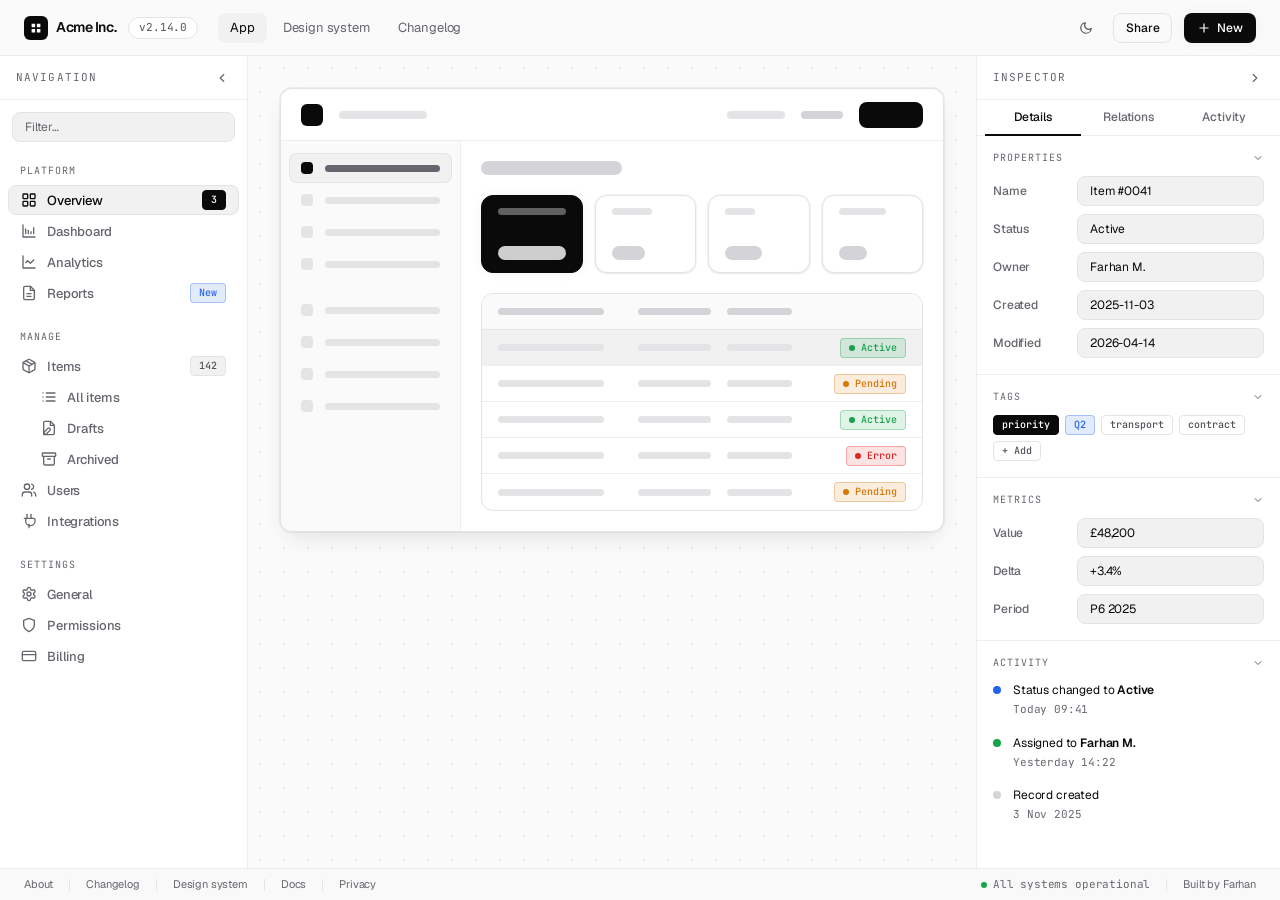
<file: index.html>
<!doctype html>
<html lang="en" data-theme="dark">
  <head>
    <meta charset="UTF-8" />
    <meta name="viewport" content="width=device-width, initial-scale=1.0" />
    <title>App Blueprint — farhan.app</title>
    <link
      rel="icon"
      type="image/svg+xml"
      href="data:image/svg+xml,%3Csvg xmlns='http://www.w3.org/2000/svg' viewBox='0 0 16 16'%3E%3Crect width='16' height='16' rx='4' fill='%23f5f5f5'/%3E%3Cpath d='M4 4h3v3H4zM9 4h3v3H9zM4 9h3v3H4zM9 9h3v3H9z' fill='%23151515'/%3E%3C/svg%3E"
    />
    <meta name="author" content="farhan.app" />
    <meta
      name="description"
      content="Pixel-perfect open-source SaaS dashboard wireframe with sidebar, data tables, inspector panel, and command palette. Built by Farhan — farhan.app"
    />
    <meta property="og:type" content="website" />
    <meta property="og:site_name" content="App Blueprint" />
    <meta property="og:title" content="App Blueprint — farhan.app" />
    <meta
      property="og:description"
      content="Open-source SaaS dashboard wireframe — sidebar, data tables, inspector panel, command palette, responsive mobile shell."
    />
    <meta property="og:url" content="https://farhan.app" />
    <meta name="twitter:card" content="summary" />
    <meta name="twitter:title" content="App Blueprint — farhan.app" />
    <meta
      name="twitter:description"
      content="Pixel-perfect open-source SaaS dashboard wireframe. Built by Farhan — farhan.app"
    />
    <meta name="color-scheme" content="dark light" />
    <meta name="theme-color" content="#151515" media="(prefers-color-scheme: dark)" />
    <meta name="theme-color" content="#FAFAFA" media="(prefers-color-scheme: light)" />
    <link rel="preload" href="assets/fonts/geist-var.woff2" as="font" type="font/woff2" crossorigin />
    <link rel="preload" href="assets/fonts/jetbrains-mono-var.woff2" as="font" type="font/woff2" crossorigin />
    <script src="assets/js/theme-init.js"></script>
    <link rel="stylesheet" href="assets/css/main.css" />
    <link rel="stylesheet" href="assets/css/pages/canvas.css" />
  </head>
  <body>
    <!-- TOPBAR -->
    <header class="topbar">
      <a href="index.html" class="topbar-logo">
        <div class="logo-mark">
          <svg
            viewBox="0 0 16 16"
            fill="none"
            stroke="currentColor"
            stroke-width="2"
            stroke-linecap="round"
            stroke-linejoin="round"
          >
            <path
              d="M3 3h4v4H3zM9 3h4v4H9zM3 9h4v4H3zM9 9h4v4H9z"
              fill="currentColor"
              stroke="none"
            />
          </svg>
        </div>
        <span>Acme Inc.</span>
      </a>
      <a href="changelog.html" class="version-pill" title="View changelog">v2.14.0</a>
      <nav class="topbar-nav" aria-label="Primary">
        <a href="index.html" class="topbar-link" aria-current="page">App</a>
        <a href="design-system.html" class="topbar-link">Design system</a>
        <a href="changelog.html" class="topbar-link">Changelog</a>
      </nav>

      <div class="topbar-spacer"></div>

      <button
        class="btn btn-ghost btn-icon btn-sm theme-toggle"
        id="themeToggle"
        aria-label="Toggle theme"
        title="Toggle theme"
      >
        <svg class="icon icon-sm theme-icon-light" viewBox="0 0 24 24">
          <circle cx="12" cy="12" r="4" />
          <path
            d="M12 2v2M12 20v2M4.93 4.93l1.41 1.41M17.66 17.66l1.41 1.41M2 12h2M20 12h2M6.34 17.66l-1.41 1.41M19.07 4.93l-1.41 1.41"
          />
        </svg>
        <svg class="icon icon-sm theme-icon-dark" viewBox="0 0 24 24">
          <path d="M21 12.79A9 9 0 1 1 11.21 3 7 7 0 0 0 21 12.79Z" />
        </svg>
      </button>
      <button class="btn btn-outline btn-sm hide-mobile">Share</button>
      <button class="btn btn-primary btn-sm">
        <svg class="icon icon-sm" viewBox="0 0 24 24"><path d="M12 5v14M5 12h14" /></svg>
        New
      </button>
    </header>

    <!-- WORKSPACE -->
    <div class="workspace" id="workspace">
      <div class="overlay" id="overlay"></div>

      <!-- LEFT PANEL -->
      <aside class="panel-left" id="panelLeft">
        <div class="panel-hd" id="leftPanelHd" title="Toggle navigation">
          <span class="panel-hd-title">Navigation</span>
          <div class="panel-hd-chevron">
            <svg class="icon icon-sm" viewBox="0 0 24 24"><path d="m15 18-6-6 6-6" /></svg>
          </div>
        </div>

        <div class="panel-search-wrap">
          <input class="panel-search" placeholder="Filter…" />
        </div>

        <div class="panel-body">
          <div class="nav-section">
            <div class="nav-label">Platform</div>
            <div class="nav-item active">
              <svg class="icon" viewBox="0 0 24 24">
                <rect x="3" y="3" width="7" height="7" rx="1" />
                <rect x="14" y="3" width="7" height="7" rx="1" />
                <rect x="3" y="14" width="7" height="7" rx="1" />
                <rect x="14" y="14" width="7" height="7" rx="1" />
              </svg>
              <span class="nav-item-text">Overview</span>
              <span class="chip nav-badge">3</span>
            </div>
            <div class="nav-item">
              <svg class="icon" viewBox="0 0 24 24">
                <path d="M3 3v18h18" />
                <path d="M7 16V9" />
                <path d="M11 16v-5" />
                <path d="M15 16v-3" />
                <path d="M19 16V7" />
              </svg>
              <span class="nav-item-text">Dashboard</span>
            </div>
            <div class="nav-item">
              <svg class="icon" viewBox="0 0 24 24">
                <path d="M3 3v18h18" />
                <path d="m19 9-5 5-4-4-3 3" />
              </svg>
              <span class="nav-item-text">Analytics</span>
            </div>
            <div class="nav-item">
              <svg class="icon" viewBox="0 0 24 24">
                <path d="M14 2H6a2 2 0 0 0-2 2v16a2 2 0 0 0 2 2h12a2 2 0 0 0 2-2V8z" />
                <polyline points="14 2 14 8 20 8" />
                <line x1="9" y1="13" x2="15" y2="13" />
                <line x1="9" y1="17" x2="15" y2="17" />
              </svg>
              <span class="nav-item-text">Reports</span>
              <span class="chip chip-brand nav-badge">New</span>
            </div>
          </div>

          <div class="nav-section">
            <div class="nav-label">Manage</div>
            <div class="nav-item">
              <svg class="icon" viewBox="0 0 24 24">
                <path d="m7.5 4.27 9 5.15" />
                <path
                  d="M21 8a2 2 0 0 0-1-1.73l-7-4a2 2 0 0 0-2 0l-7 4A2 2 0 0 0 3 8v8a2 2 0 0 0 1 1.73l7 4a2 2 0 0 0 2 0l7-4A2 2 0 0 0 21 16Z"
                />
                <path d="m3.3 7 8.7 5 8.7-5" />
                <path d="M12 22V12" />
              </svg>
              <span class="nav-item-text">Items</span>
              <span class="chip nav-badge">142</span>
            </div>
            <div class="nav-item nav-indent">
              <svg class="icon" viewBox="0 0 24 24">
                <line x1="8" y1="6" x2="21" y2="6" />
                <line x1="8" y1="12" x2="21" y2="12" />
                <line x1="8" y1="18" x2="21" y2="18" />
                <line x1="3" y1="6" x2="3.01" y2="6" />
                <line x1="3" y1="12" x2="3.01" y2="12" />
                <line x1="3" y1="18" x2="3.01" y2="18" />
              </svg>
              <span class="nav-item-text">All items</span>
            </div>
            <div class="nav-item nav-indent">
              <svg class="icon" viewBox="0 0 24 24">
                <path d="M14 2H6a2 2 0 0 0-2 2v16a2 2 0 0 0 2 2h12a2 2 0 0 0 2-2V8z" />
                <polyline points="14 2 14 8 20 8" />
                <path d="M10.4 12.6a2 2 0 1 1 3 3L8 21l-4 1 1-4Z" />
              </svg>
              <span class="nav-item-text">Drafts</span>
            </div>
            <div class="nav-item nav-indent">
              <svg class="icon" viewBox="0 0 24 24">
                <rect x="2" y="3" width="20" height="5" rx="1" />
                <path d="M4 8v11a2 2 0 0 0 2 2h12a2 2 0 0 0 2-2V8" />
                <path d="M10 12h4" />
              </svg>
              <span class="nav-item-text">Archived</span>
            </div>
            <div class="nav-item">
              <svg class="icon" viewBox="0 0 24 24">
                <path d="M16 21v-2a4 4 0 0 0-4-4H6a4 4 0 0 0-4 4v2" />
                <circle cx="9" cy="7" r="4" />
                <path d="M22 21v-2a4 4 0 0 0-3-3.87" />
                <path d="M16 3.13a4 4 0 0 1 0 7.75" />
              </svg>
              <span class="nav-item-text">Users</span>
            </div>
            <div class="nav-item">
              <svg class="icon" viewBox="0 0 24 24">
                <path d="M9 2v6" />
                <path d="M15 2v6" />
                <path d="M12 17v5" />
                <path d="M5 8h14a2 2 0 0 1 2 2v2a7 7 0 0 1-14 0v-2a2 2 0 0 1 2-2Z" />
              </svg>
              <span class="nav-item-text">Integrations</span>
            </div>
          </div>

          <div class="nav-section">
            <div class="nav-label">Settings</div>
            <div class="nav-item">
              <svg class="icon" viewBox="0 0 24 24">
                <path
                  d="M12.22 2h-.44a2 2 0 0 0-2 2v.18a2 2 0 0 1-1 1.73l-.43.25a2 2 0 0 1-2 0l-.15-.08a2 2 0 0 0-2.73.73l-.22.38a2 2 0 0 0 .73 2.73l.15.1a2 2 0 0 1 1 1.72v.51a2 2 0 0 1-1 1.74l-.15.09a2 2 0 0 0-.73 2.73l.22.38a2 2 0 0 0 2.73.73l.15-.08a2 2 0 0 1 2 0l.43.25a2 2 0 0 1 1 1.73V20a2 2 0 0 0 2 2h.44a2 2 0 0 0 2-2v-.18a2 2 0 0 1 1-1.73l.43-.25a2 2 0 0 1 2 0l.15.08a2 2 0 0 0 2.73-.73l.22-.39a2 2 0 0 0-.73-2.73l-.15-.08a2 2 0 0 1-1-1.74v-.5a2 2 0 0 1 1-1.74l.15-.09a2 2 0 0 0 .73-2.73l-.22-.38a2 2 0 0 0-2.73-.73l-.15.08a2 2 0 0 1-2 0l-.43-.25a2 2 0 0 1-1-1.73V4a2 2 0 0 0-2-2Z"
                />
                <circle cx="12" cy="12" r="3" />
              </svg>
              <span class="nav-item-text">General</span>
            </div>
            <div class="nav-item">
              <svg class="icon" viewBox="0 0 24 24">
                <path d="M12 22s8-4 8-10V5l-8-3-8 3v7c0 6 8 10 8 10z" />
              </svg>
              <span class="nav-item-text">Permissions</span>
            </div>
            <div class="nav-item">
              <svg class="icon" viewBox="0 0 24 24">
                <rect x="2" y="5" width="20" height="14" rx="2" />
                <line x1="2" y1="10" x2="22" y2="10" />
              </svg>
              <span class="nav-item-text">Billing</span>
            </div>
          </div>
        </div>
      </aside>

      <!-- MAIN -->
      <main class="main">
        <div class="canvas-area">
          <div class="canvas">
            <div class="c-topbar">
              <div class="c-logo"></div>
              <div class="c-sk u-w-88"></div>
              <div class="topbar-spacer"></div>
              <div class="c-sk u-w-58"></div>
              <div class="c-sk-dk u-w-42"></div>
              <div class="c-sk-btn"></div>
            </div>
            <div class="c-body">
              <div class="c-sidenav">
                <div class="c-nav-row sel">
                  <div class="c-dot"></div>
                  <div class="c-lbl"></div>
                </div>
                <div class="c-nav-row">
                  <div class="c-dot"></div>
                  <div class="c-lbl" style="width: 60%"></div>
                </div>
                <div class="c-nav-row">
                  <div class="c-dot"></div>
                  <div class="c-lbl" style="width: 75%"></div>
                </div>
                <div class="c-nav-row">
                  <div class="c-dot"></div>
                  <div class="c-lbl" style="width: 50%"></div>
                </div>
                <div class="c-gap"></div>
                <div class="c-nav-row">
                  <div class="c-dot"></div>
                  <div class="c-lbl" style="width: 65%"></div>
                </div>
                <div class="c-nav-row">
                  <div class="c-dot"></div>
                  <div class="c-lbl" style="width: 45%"></div>
                </div>
                <div class="c-nav-row">
                  <div class="c-dot"></div>
                  <div class="c-lbl" style="width: 78%"></div>
                </div>
                <div class="c-nav-row">
                  <div class="c-dot"></div>
                  <div class="c-lbl" style="width: 55%"></div>
                </div>
              </div>
              <div class="c-content">
                <div class="c-title-ph"></div>
                <div class="c-cards">
                  <div class="c-card hl">
                    <div class="ck-top"></div>
                    <div class="ck-bot"></div>
                  </div>
                  <div class="c-card">
                    <div class="ck-top" style="width: 60%"></div>
                    <div class="ck-bot" style="width: 50%"></div>
                  </div>
                  <div class="c-card">
                    <div class="ck-top" style="width: 45%"></div>
                    <div class="ck-bot" style="width: 55%"></div>
                  </div>
                  <div class="c-card">
                    <div class="ck-top" style="width: 70%"></div>
                    <div class="ck-bot" style="width: 42%"></div>
                  </div>
                </div>
                <div class="c-table">
                  <div class="c-thead">
                    <div class="c-th-ph" style="width: 26%"></div>
                    <div class="c-th-ph" style="width: 18%; margin-left: auto"></div>
                    <div class="c-th-ph" style="width: 16%; margin-left: var(--space-4)"></div>
                    <div style="width: 80px; margin-left: auto"></div>
                  </div>
                  <div class="c-trow sel">
                    <div class="c-td-ph" style="width: 26%"></div>
                    <div class="c-td-ph" style="width: 18%; margin-left: auto"></div>
                    <div class="c-td-ph" style="width: 16%; margin-left: var(--space-4)"></div>
                    <div class="c-pill-col">
                      <span class="chip chip-green"><span class="chip-dot"></span>Active</span>
                    </div>
                  </div>
                  <div class="c-trow">
                    <div class="c-td-ph" style="width: 26%"></div>
                    <div class="c-td-ph" style="width: 18%; margin-left: auto"></div>
                    <div class="c-td-ph" style="width: 16%; margin-left: var(--space-4)"></div>
                    <div class="c-pill-col">
                      <span class="chip chip-amber"><span class="chip-dot"></span>Pending</span>
                    </div>
                  </div>
                  <div class="c-trow">
                    <div class="c-td-ph" style="width: 26%"></div>
                    <div class="c-td-ph" style="width: 18%; margin-left: auto"></div>
                    <div class="c-td-ph" style="width: 16%; margin-left: var(--space-4)"></div>
                    <div class="c-pill-col">
                      <span class="chip chip-green"><span class="chip-dot"></span>Active</span>
                    </div>
                  </div>
                  <div class="c-trow">
                    <div class="c-td-ph" style="width: 26%"></div>
                    <div class="c-td-ph" style="width: 18%; margin-left: auto"></div>
                    <div class="c-td-ph" style="width: 16%; margin-left: var(--space-4)"></div>
                    <div class="c-pill-col">
                      <span class="chip chip-red"><span class="chip-dot"></span>Error</span>
                    </div>
                  </div>
                  <div class="c-trow">
                    <div class="c-td-ph" style="width: 26%"></div>
                    <div class="c-td-ph" style="width: 18%; margin-left: auto"></div>
                    <div class="c-td-ph" style="width: 16%; margin-left: var(--space-4)"></div>
                    <div class="c-pill-col">
                      <span class="chip chip-amber"><span class="chip-dot"></span>Pending</span>
                    </div>
                  </div>
                </div>
              </div>
            </div>
          </div>
        </div>
      </main>

      <!-- RIGHT PANEL -->
      <aside class="panel-right" id="panelRight">
        <div class="panel-hd" id="rightPanelHd" title="Toggle inspector">
          <span class="panel-hd-title">Inspector</span>
          <div class="panel-hd-chevron">
            <svg class="icon icon-sm" viewBox="0 0 24 24"><path d="m9 18 6-6-6-6" /></svg>
          </div>
        </div>

        <div class="right-tabs">
          <div class="right-tab active">Details</div>
          <div class="right-tab">Relations</div>
          <div class="right-tab">Activity</div>
        </div>

        <div class="right-body">
          <div class="right-section">
            <div class="right-section-title">
              Properties
              <svg class="icon icon-xs chev" viewBox="0 0 24 24"><path d="m6 9 6 6 6-6" /></svg>
            </div>
            <div class="field-row">
              <span class="field-label">Name</span>
              <div class="field-val"><input value="Item #0041" /></div>
            </div>
            <div class="field-row">
              <span class="field-label">Status</span>
              <div class="field-val"><input value="Active" /></div>
            </div>
            <div class="field-row">
              <span class="field-label">Owner</span>
              <div class="field-val"><input value="Farhan M." /></div>
            </div>
            <div class="field-row">
              <span class="field-label">Created</span>
              <div class="field-val"><input value="2025-11-03" /></div>
            </div>
            <div class="field-row">
              <span class="field-label">Modified</span>
              <div class="field-val"><input value="2026-04-14" /></div>
            </div>
          </div>
          <div class="right-section">
            <div class="right-section-title">
              Tags
              <svg class="icon icon-xs chev" viewBox="0 0 24 24"><path d="m6 9 6 6 6-6" /></svg>
            </div>
            <div class="tag-row">
              <span class="chip chip-accent">priority</span>
              <span class="chip chip-brand">Q2</span>
              <span class="chip chip-outline">transport</span>
              <span class="chip chip-outline">contract</span>
              <span class="chip chip-outline">+ Add</span>
            </div>
          </div>
          <div class="right-section">
            <div class="right-section-title">
              Metrics
              <svg class="icon icon-xs chev" viewBox="0 0 24 24"><path d="m6 9 6 6 6-6" /></svg>
            </div>
            <div class="field-row">
              <span class="field-label">Value</span>
              <div class="field-val"><input value="£48,200" /></div>
            </div>
            <div class="field-row">
              <span class="field-label">Delta</span>
              <div class="field-val"><input value="+3.4%" /></div>
            </div>
            <div class="field-row">
              <span class="field-label">Period</span>
              <div class="field-val"><input value="P6 2025" /></div>
            </div>
          </div>
          <div class="right-section">
            <div class="right-section-title">
              Activity
              <svg class="icon icon-xs chev" viewBox="0 0 24 24"><path d="m6 9 6 6 6-6" /></svg>
            </div>
            <div class="activity-list">
              <div class="activity-row">
                <div class="act-dot ac"></div>
                <div class="act-body">
                  <div class="act-text">Status changed to <strong>Active</strong></div>
                  <div class="act-time">Today 09:41</div>
                </div>
              </div>
              <div class="activity-row">
                <div class="act-dot br"></div>
                <div class="act-body">
                  <div class="act-text">Assigned to <strong>Farhan M.</strong></div>
                  <div class="act-time">Yesterday 14:22</div>
                </div>
              </div>
              <div class="activity-row">
                <div class="act-dot"></div>
                <div class="act-body">
                  <div class="act-text">Record created</div>
                  <div class="act-time">3 Nov 2025</div>
                </div>
              </div>
            </div>
          </div>
        </div>
      </aside>

      <div class="right-collapse-tab" id="rightCollapseTab" title="Open inspector">
        <svg class="icon icon-sm" viewBox="0 0 24 24"><path d="m15 18-6-6 6-6" /></svg>
      </div>
    </div>

    <!-- APP FOOTER -->
    <footer class="app-footer">
      <button type="button" class="app-footer__link" id="aboutTrigger">About</button>
      <span class="footer-sep"></span>
      <a href="changelog.html">Changelog</a>
      <span class="footer-sep"></span>
      <a href="design-system.html">Design system</a>
      <span class="footer-sep"></span>
      <a href="#docs">Docs</a>
      <span class="footer-sep"></span>
      <a href="#privacy">Privacy</a>
      <span class="footer-spacer"></span>
      <span class="footer-meta">All systems operational</span>
      <span class="footer-sep"></span>
      <span>Built by <a href="https://farhan.app" target="_blank" rel="noopener">Farhan</a></span>
    </footer>

    <!-- MOBILE NAV BAR -->
    <nav class="mobile-nav">
      <div class="mobile-nav-items">
        <div class="mobile-nav-item active" id="mobileNavMain">
          <div class="mobile-nav-icon">
            <svg class="icon" viewBox="0 0 24 24">
              <rect x="3" y="3" width="7" height="7" rx="1" />
              <rect x="14" y="3" width="7" height="7" rx="1" />
              <rect x="3" y="14" width="7" height="7" rx="1" />
              <rect x="14" y="14" width="7" height="7" rx="1" />
            </svg>
          </div>
          Home
        </div>
        <div class="mobile-nav-item" id="mobileNavLeft">
          <div class="mobile-nav-icon">
            <svg class="icon" viewBox="0 0 24 24">
              <line x1="3" y1="6" x2="21" y2="6" />
              <line x1="3" y1="12" x2="21" y2="12" />
              <line x1="3" y1="18" x2="21" y2="18" />
            </svg>
          </div>
          Menu
        </div>
        <div class="mobile-nav-item brand-item" id="mobileNavNew">
          <div class="mobile-nav-icon">
            <svg class="icon" viewBox="0 0 24 24"><path d="M12 5v14M5 12h14" /></svg>
          </div>
          New
        </div>
        <div class="mobile-nav-item" id="mobileNavRight">
          <div class="mobile-nav-icon">
            <svg class="icon" viewBox="0 0 24 24">
              <rect x="3" y="3" width="18" height="18" rx="2" />
              <path d="M15 3v18" />
            </svg>
          </div>
          Details
        </div>
        <div class="mobile-nav-item" id="mobileNavSearch">
          <div class="mobile-nav-icon">
            <svg class="icon" viewBox="0 0 24 24">
              <circle cx="11" cy="11" r="8" />
              <path d="m21 21-4.3-4.3" />
            </svg>
          </div>
          Search
        </div>
      </div>
    </nav>

    <!-- ABOUT MODAL -->
    <dialog class="dialog" id="aboutModal" aria-labelledby="aboutModalTitle">
      <div class="dialog__inner">
        <header class="dialog__header">
          <h2 id="aboutModalTitle" class="dialog__title">About App Blueprint</h2>
          <button
            type="button"
            class="icon-btn"
            id="aboutClose"
            aria-label="Close about dialog"
          >
            <svg class="icon" viewBox="0 0 24 24" aria-hidden="true">
              <path d="M18 6 6 18M6 6l12 12" />
            </svg>
          </button>
        </header>
        <div class="dialog__body">
          <p>
            App Blueprint is an open-source, pixel-perfect web app wireframe that
            demonstrates a realistic SaaS-style interface — sidebar navigation, data
            tables, inspector panel, command palette, and a responsive mobile shell.
            It's a reference implementation and starting point for building
            production-quality dashboard UIs.
          </p>
          <p class="muted">
            All content is hardcoded placeholder data. "Acme Inc." and the sample
            records are intentional stand-ins and do not represent a real company.
          </p>
          <ul class="stack">
            <li>
              <a href="https://github.com/farhanshares/app-blueprint" target="_blank" rel="noopener"
                >View on GitHub</a
              >
            </li>
            <li>Built by <a href="https://farhan.app" target="_blank" rel="noopener">Farhan</a></li>
            <li>
              If you find this useful, consider
              <a href="https://buymeacoffee.com/farhan" target="_blank" rel="noopener"
                >buying me a coffee</a
              >
              ☕
            </li>
          </ul>
        </div>
      </div>
    </dialog>

    <script type="module" src="assets/js/app.js"></script>
  </body>
</html>
</file>
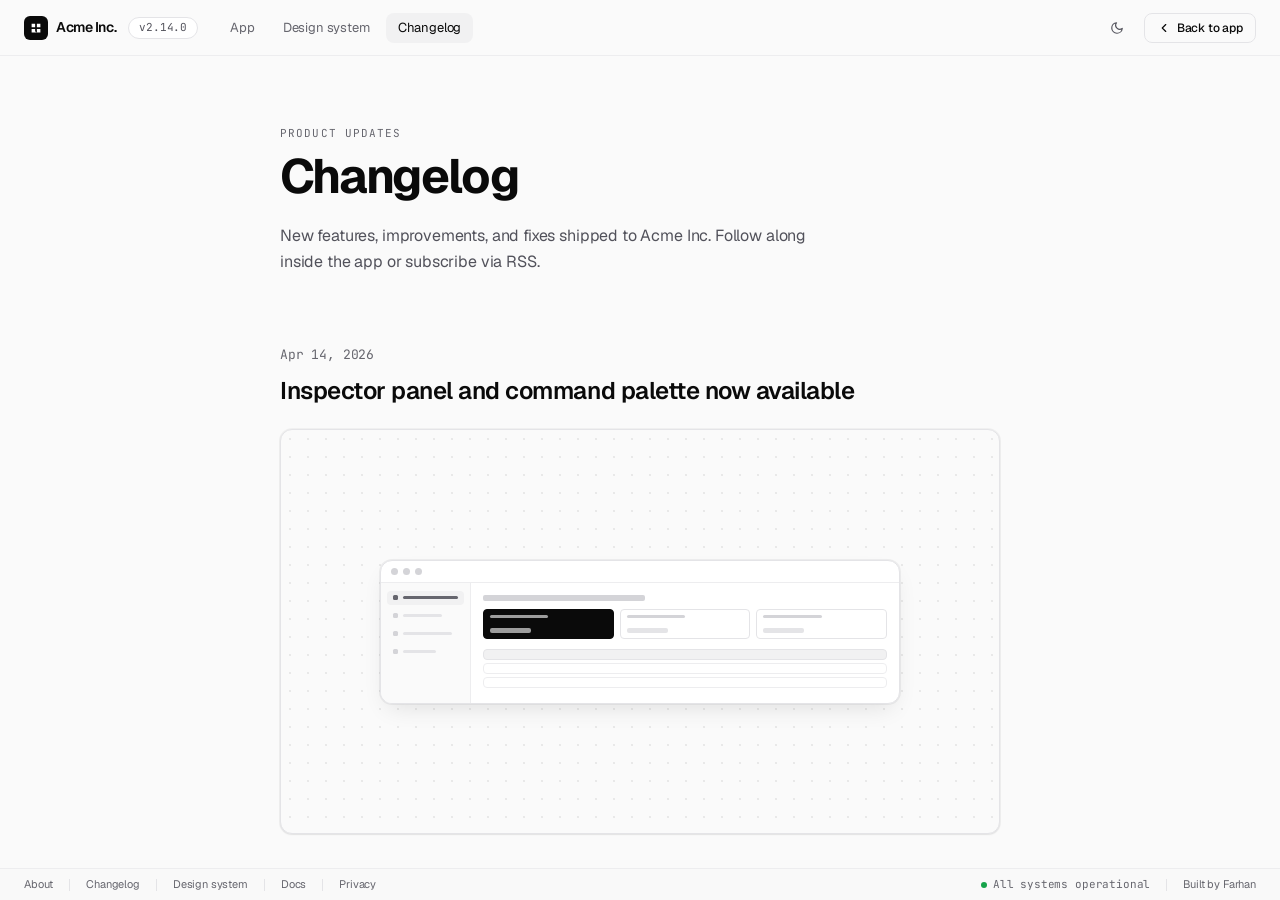
<file: changelog.html>
<!doctype html>
<html lang="en" data-theme="dark">
  <head>
    <meta charset="UTF-8" />
    <meta name="viewport" content="width=device-width, initial-scale=1.0" />
    <title>Changelog — farhan.app</title>
    <link rel="icon" type="image/svg+xml" href="data:image/svg+xml,%3Csvg xmlns='http://www.w3.org/2000/svg' viewBox='0 0 16 16'%3E%3Crect width='16' height='16' rx='4' fill='%23f5f5f5'/%3E%3Cpath d='M4 4h3v3H4zM9 4h3v3H9zM4 9h3v3H4zM9 9h3v3H9z' fill='%23151515'/%3E%3C/svg%3E" />
    <meta name="color-scheme" content="dark light" />
    <meta name="theme-color" content="#151515" media="(prefers-color-scheme: dark)" />
    <meta name="theme-color" content="#FAFAFA" media="(prefers-color-scheme: light)" />
    <link rel="preload" href="assets/fonts/geist-var.woff2" as="font" type="font/woff2" crossorigin />
    <link rel="preload" href="assets/fonts/jetbrains-mono-var.woff2" as="font" type="font/woff2" crossorigin />
    <script src="assets/js/theme-init.js"></script>
    <link rel="stylesheet" href="assets/css/main.css" />
    <link rel="stylesheet" href="assets/css/pages/changelog.css" />
  </head>
  <body>
    <!-- TOPBAR -->
    <header class="topbar">
      <a href="index.html" class="topbar-logo">
        <div class="logo-mark">
          <svg
            viewBox="0 0 16 16"
            fill="none"
            stroke="currentColor"
            stroke-width="2"
            stroke-linecap="round"
            stroke-linejoin="round"
          >
            <path
              d="M3 3h4v4H3zM9 3h4v4H9zM3 9h4v4H9zM3 9h4v4H3zM9 9h4v4H9z"
              fill="currentColor"
              stroke="none"
            />
          </svg>
        </div>
        <span>Acme Inc.</span>
      </a>
      <a href="changelog.html" class="version-pill" title="View changelog">v2.14.0</a>
      <nav class="topbar-nav" aria-label="Primary">
        <a href="index.html" class="topbar-link">App</a>
        <a href="design-system.html" class="topbar-link">Design system</a>
        <a href="changelog.html" class="topbar-link" aria-current="page">Changelog</a>
      </nav>

      <div class="topbar-spacer"></div>

      <button
        class="btn btn-ghost btn-icon btn-sm theme-toggle"
        id="themeToggle"
        aria-label="Toggle theme"
        title="Toggle theme"
      >
        <svg class="icon icon-sm theme-icon-light" viewBox="0 0 24 24">
          <circle cx="12" cy="12" r="4" />
          <path
            d="M12 2v2M12 20v2M4.93 4.93l1.41 1.41M17.66 17.66l1.41 1.41M2 12h2M20 12h2M6.34 17.66l-1.41 1.41M19.07 4.93l-1.41 1.41"
          />
        </svg>
        <svg class="icon icon-sm theme-icon-dark" viewBox="0 0 24 24">
          <path d="M21 12.79A9 9 0 1 1 11.21 3 7 7 0 0 0 21 12.79Z" />
        </svg>
      </button>

      <a href="index.html" class="btn btn-outline btn-sm">
        <svg class="icon icon-sm" viewBox="0 0 24 24"><path d="m15 18-6-6 6-6" /></svg>
        Back to app
      </a>
    </header>

    <main class="changelog-main">
      <div class="changelog-area">
        <div class="changelog">
          <header class="cl-header">
            <span class="eyebrow">Product Updates</span>
            <h1 class="cl-title">Changelog</h1>
            <p class="cl-sub">
              New features, improvements, and fixes shipped to Acme Inc. Follow along inside the app
              or subscribe via RSS.
            </p>
          </header>

          <article class="cl-entry">
            <div class="cl-date">Apr 14, 2026</div>
            <a href="#v2140" class="cl-entry-title"
              >Inspector panel and command palette now available</a
            >
            <div class="cl-hero">
              <div class="hero-mock">
                <div class="hm-bar">
                  <span class="hm-dot"></span><span class="hm-dot"></span
                  ><span class="hm-dot"></span>
                </div>
                <div class="hm-body">
                  <div class="hm-side">
                    <div class="hm-si sel"><span class="d"></span><span class="l"></span></div>
                    <div class="hm-si">
                      <span class="d"></span><span class="l" ></span>
                    </div>
                    <div class="hm-si">
                      <span class="d"></span><span class="l" ></span>
                    </div>
                    <div class="hm-si">
                      <span class="d"></span><span class="l" ></span>
                    </div>
                  </div>
                  <div class="hm-main">
                    <div class="hm-title"></div>
                    <div class="hm-cards">
                      <div class="hm-card hl">
                        <div class="t"></div>
                        <div class="b"></div>
                      </div>
                      <div class="hm-card">
                        <div class="t"></div>
                        <div class="b"></div>
                      </div>
                      <div class="hm-card">
                        <div class="t"></div>
                        <div class="b"></div>
                      </div>
                    </div>
                    <div class="hm-table">
                      <div class="hm-row sel"></div>
                      <div class="hm-row"></div>
                      <div class="hm-row"></div>
                    </div>
                  </div>
                </div>
              </div>
            </div>
            <p class="cl-body-text">
              The workspace now includes an <strong>Inspector right-panel</strong> for editing
              record properties, managing tags, and reviewing activity without leaving the canvas.
              Open it from any row, or toggle it with the slim tab on the edge.
            </p>
            <p class="cl-body-text">
              We've also rolled out a <strong>command palette</strong> — hit
              <code>⌘K</code> anywhere in the app to jump between workspaces, items, and settings.
              <a href="#learn">Learn more</a> about the new shortcuts.
            </p>
            <div class="cl-authors">
              <a href="#farhan" class="cl-author">
                <span class="avatar avatar--info">FH</span>
                Farhan M.
              </a>
              <a href="#aisha" class="cl-author">
                <span class="avatar avatar--violet">AK</span>
                Aisha K.
              </a>
            </div>
          </article>

          <article class="cl-entry">
            <div class="cl-date">Mar 28, 2026</div>
            <a href="#v2132" class="cl-entry-title"
              >Permissions, webhook retries, and timezone fixes</a
            >
            <div class="cl-hero" data-theme="dark">
              <div class="hero-mock">
                <div class="hm-bar">
                  <span class="hm-dot"></span><span class="hm-dot"></span
                  ><span class="hm-dot"></span>
                </div>
                <div class="hm-body">
                  <div class="hm-side">
                    <div class="hm-si">
                      <span class="d"></span><span class="l" ></span>
                    </div>
                    <div class="hm-si sel"><span class="d"></span><span class="l"></span></div>
                    <div class="hm-si">
                      <span class="d"></span><span class="l" ></span>
                    </div>
                  </div>
                  <div class="hm-main">
                    <div class="hm-title" ></div>
                    <div class="hm-table">
                      <div class="hm-row"></div>
                      <div class="hm-row sel"></div>
                      <div class="hm-row"></div>
                      <div class="hm-row"></div>
                      <div class="hm-row"></div>
                    </div>
                  </div>
                </div>
              </div>
            </div>
            <p class="cl-body-text">
              A small but important patch release. <strong>Admin users</strong> can once again write
              to <code>billing</code> endpoints after we resolved a regression in our permission
              check. Webhook delivery now honours exponential backoff after rate-limit responses,
              and date pickers correctly respect the workspace timezone instead of UTC.
            </p>
            <div class="cl-authors">
              <a href="#aisha" class="cl-author">
                <span class="avatar avatar--violet">AK</span>
                Aisha K.
              </a>
              <a href="#mo" class="cl-author">
                <span class="avatar avatar--success">MR</span>
                Mo R.
              </a>
            </div>
          </article>

          <article class="cl-entry">
            <div class="cl-date">Mar 11, 2026</div>
            <a href="#v2130" class="cl-entry-title"
              >Console panel, status badges, and a new mobile shell</a
            >
            <div class="cl-hero">
              <div class="hero-mock">
                <div class="hm-bar">
                  <span class="hm-dot"></span><span class="hm-dot"></span
                  ><span class="hm-dot"></span>
                </div>
                <div class="hm-body">
                  <div class="hm-side">
                    <div class="hm-si sel">
                      <span class="d"></span><span class="l" ></span>
                    </div>
                    <div class="hm-si">
                      <span class="d"></span><span class="l" ></span>
                    </div>
                    <div class="hm-si">
                      <span class="d"></span><span class="l" ></span>
                    </div>
                  </div>
                  <div class="hm-main">
                    <div class="hm-title"></div>
                    <div class="hm-cards">
                      <div class="hm-card">
                        <div class="t"></div>
                        <div class="b"></div>
                      </div>
                      <div class="hm-card hl">
                        <div class="t"></div>
                        <div class="b"></div>
                      </div>
                      <div class="hm-card">
                        <div class="t"></div>
                        <div class="b"></div>
                      </div>
                      <div class="hm-card">
                        <div class="t"></div>
                        <div class="b"></div>
                      </div>
                    </div>
                  </div>
                </div>
              </div>
            </div>
            <p class="cl-body-text">
              We've shipped a <strong>console panel</strong> at the bottom of the workspace for live
              logs, output, and problems — collapse it with the chevron to reclaim vertical space.
              Tables now use colour-coded status badges for Active, Pending, and Error states.
            </p>
            <p class="cl-body-text">
              On mobile, the shell has been rewritten as an <strong>off-canvas drawer</strong> with
              a five-tab bottom navigation, so every tool in the app is one tap away.
            </p>
            <div class="cl-authors">
              <a href="#farhan" class="cl-author">
                <span class="avatar avatar--info">FH</span>
                Farhan M.
              </a>
            </div>
          </article>
        </div>
      </div>
    </main>

    <!-- APP FOOTER -->
    <footer class="app-footer">
      <a href="index.html#about">About</a>
      <span class="footer-sep"></span>
      <a href="changelog.html">Changelog</a>
      <span class="footer-sep"></span>
      <a href="design-system.html">Design system</a>
      <span class="footer-sep"></span>
      <a href="index.html#docs">Docs</a>
      <span class="footer-sep"></span>
      <a href="index.html#privacy">Privacy</a>
      <span class="footer-spacer"></span>
      <span class="footer-meta">All systems operational</span>
      <span class="footer-sep"></span>
      <span>Built by <a href="https://farhan.app" target="_blank" rel="noopener">Farhan</a></span>
    </footer>

    <script type="module" src="assets/js/app.js"></script>
  </body>
</html>
</file>
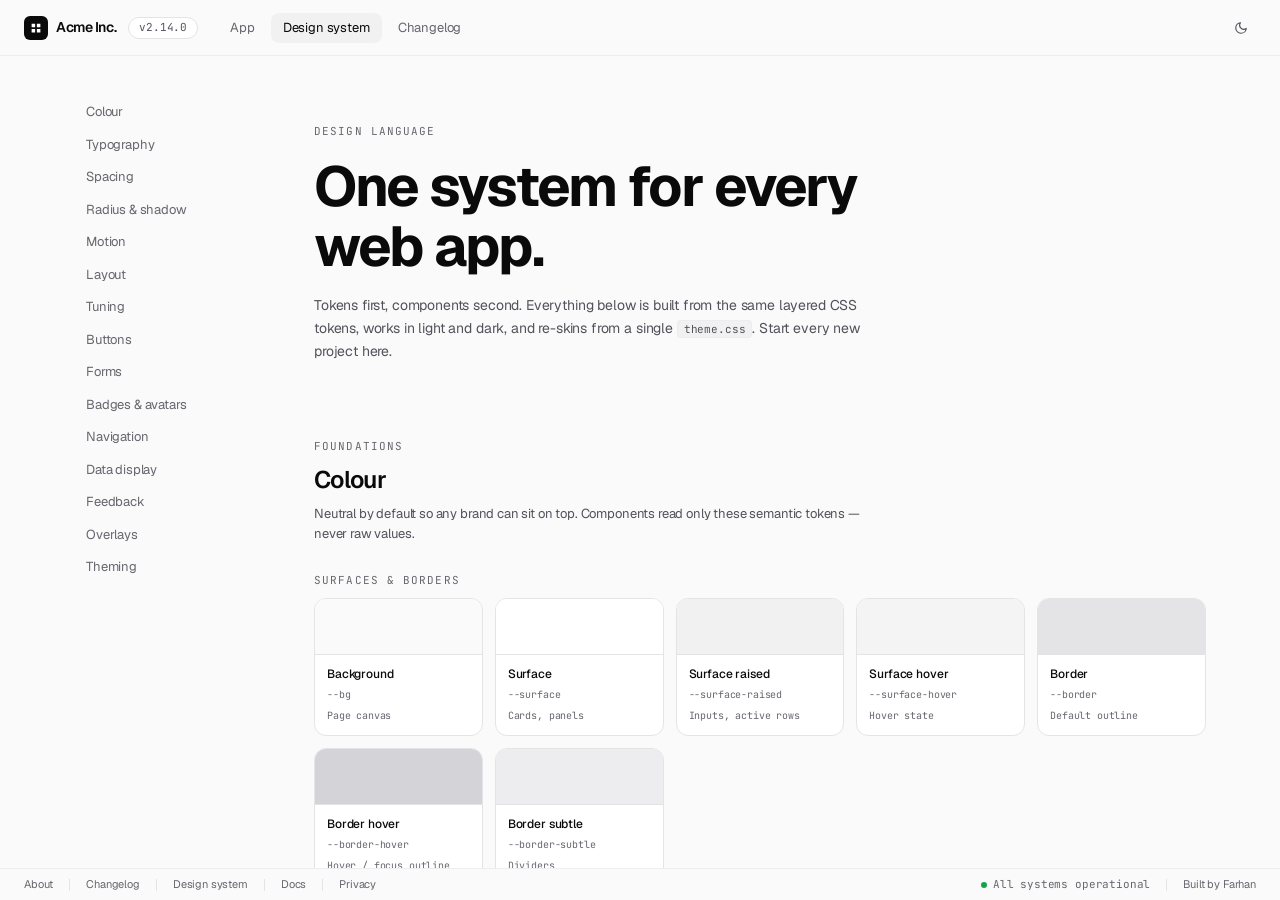
<file: design-system.html>
<!doctype html>
<html lang="en" data-theme="dark">
  <head>
    <meta charset="UTF-8" />
    <meta name="viewport" content="width=device-width, initial-scale=1.0" />
    <title>Design System — farhan.app</title>
    <link
      rel="icon"
      type="image/svg+xml"
      href="data:image/svg+xml,%3Csvg xmlns='http://www.w3.org/2000/svg' viewBox='0 0 16 16'%3E%3Crect width='16' height='16' rx='4' fill='%23f5f5f5'/%3E%3Cpath d='M4 4h3v3H4zM9 4h3v3H9zM4 9h3v3H4zM9 9h3v3H9z' fill='%23151515'/%3E%3C/svg%3E"
    />
    <meta name="author" content="farhan.app" />
    <meta name="description" content="Design language for App Blueprint: tokens, typography, spacing and a full component set. Built by Farhan — farhan.app" />
    <meta property="og:type" content="website" />
    <meta property="og:site_name" content="App Blueprint" />
    <meta property="og:title" content="Design System — farhan.app" />
    <meta property="og:description" content="App Blueprint design language — tokens, type, spacing and components." />
    <meta property="og:url" content="https://farhan.app" />
    <meta name="twitter:card" content="summary" />
    <meta name="twitter:title" content="Design System — farhan.app" />
    <meta name="twitter:description" content="App Blueprint design language. Built by Farhan — farhan.app" />
    <meta name="color-scheme" content="dark light" />
    <meta name="theme-color" content="#151515" media="(prefers-color-scheme: dark)" />
    <meta name="theme-color" content="#FAFAFA" media="(prefers-color-scheme: light)" />
    <link rel="preload" href="assets/fonts/geist-var.woff2" as="font" type="font/woff2" crossorigin />
    <link rel="preload" href="assets/fonts/jetbrains-mono-var.woff2" as="font" type="font/woff2" crossorigin />
    <script src="assets/js/theme-init.js"></script>
    <link rel="stylesheet" href="assets/css/main.css" />
    <link rel="stylesheet" href="assets/css/pages/design-system.css" />
    <link rel="stylesheet" href="assets/css/pages/design-system-specimens.css" />
  </head>
  <body>
    <header class="topbar">
      <a href="index.html" class="topbar-logo">
        <div class="logo-mark">
          <svg
            viewBox="0 0 16 16"
            fill="none"
            stroke="currentColor"
            stroke-width="2"
            stroke-linecap="round"
            stroke-linejoin="round"
          >
            <path
              d="M3 3h4v4H3zM9 3h4v4H9zM3 9h4v4H3zM9 9h4v4H9z"
              fill="currentColor"
              stroke="none"
            />
          </svg>
        </div>
        <span>Acme Inc.</span>
      </a>
      <a href="changelog.html" class="version-pill" title="View changelog">v2.14.0</a>
      <nav class="topbar-nav" aria-label="Primary">
        <a href="index.html" class="topbar-link">App</a>
        <a href="design-system.html" class="topbar-link" aria-current="page">Design system</a>
        <a href="changelog.html" class="topbar-link">Changelog</a>
      </nav>

      <div class="topbar-spacer"></div>

      <button
        class="btn btn-ghost btn-icon btn-sm theme-toggle"
        id="themeToggle"
        aria-label="Toggle theme"
        title="Toggle theme"
      >
        <svg class="icon icon-sm theme-icon-light" viewBox="0 0 24 24">
          <circle cx="12" cy="12" r="4" />
          <path
            d="M12 2v2M12 20v2M4.93 4.93l1.41 1.41M17.66 17.66l1.41 1.41M2 12h2M20 12h2M6.34 17.66l-1.41 1.41M19.07 4.93l-1.41 1.41"
          />
        </svg>
        <svg class="icon icon-sm theme-icon-dark" viewBox="0 0 24 24">
          <path d="M21 12.79A9 9 0 1 1 11.21 3 7 7 0 0 0 21 12.79Z" />
        </svg>
      </button>
    </header>

    <main class="docs" id="top">
      <div class="docs__wrap">
        <nav class="docs__toc" aria-label="On this page">
          <a href="#colour">Colour</a>
          <a href="#type">Typography</a>
          <a href="#space">Spacing</a>
          <a href="#shape">Radius &amp; shadow</a>
          <a href="#motion">Motion</a>
          <a href="#layout">Layout</a>
          <a href="#tuning">Tuning</a>
          <a href="#buttons">Buttons</a>
          <a href="#forms">Forms</a>
          <a href="#badges">Badges &amp; avatars</a>
          <a href="#navigation">Navigation</a>
          <a href="#data">Data display</a>
          <a href="#feedback">Feedback</a>
          <a href="#overlays">Overlays</a>
          <a href="#theming">Theming</a>
        </nav>

        <div class="docs__main">
          <header class="docs__hero">
            <span class="eyebrow">Design language</span>
            <h1>One system for every web app.</h1>
            <p>
              Tokens first, components second. Everything below is built from the same layered CSS
              tokens, works in light and dark, and re-skins from a single <code class="ds-code">theme.css</code>.
              Start every new project here.
            </p>
          </header>

          <section class="ds-section" id="colour">
            <span class="eyebrow">Foundations</span>
            <h2>Colour</h2>
            <p>Neutral by default so any brand can sit on top. Components read only these semantic tokens — never raw values.</p>
            <div class="ds-block"><h3>Surfaces &amp; borders</h3><div class="ds-swatches">
            <div class="ds-swatch"><i class="sw-bg"></i><div><b>Background</b><span>--bg</span><br /><span>Page canvas</span></div></div>
            <div class="ds-swatch"><i class="sw-surface"></i><div><b>Surface</b><span>--surface</span><br /><span>Cards, panels</span></div></div>
            <div class="ds-swatch"><i class="sw-surface-raised"></i><div><b>Surface raised</b><span>--surface-raised</span><br /><span>Inputs, active rows</span></div></div>
            <div class="ds-swatch"><i class="sw-surface-hover"></i><div><b>Surface hover</b><span>--surface-hover</span><br /><span>Hover state</span></div></div>
            <div class="ds-swatch"><i class="sw-border"></i><div><b>Border</b><span>--border</span><br /><span>Default outline</span></div></div>
            <div class="ds-swatch"><i class="sw-border-hover"></i><div><b>Border hover</b><span>--border-hover</span><br /><span>Hover / focus outline</span></div></div>
            <div class="ds-swatch"><i class="sw-border-subtle"></i><div><b>Border subtle</b><span>--border-subtle</span><br /><span>Dividers</span></div></div>
            </div></div>
            <div class="ds-block"><h3>Text &amp; accent</h3><div class="ds-swatches">
            <div class="ds-swatch"><i class="sw-text-primary"></i><div><b>Text primary</b><span>--text-primary</span><br /><span>Headings, body</span></div></div>
            <div class="ds-swatch"><i class="sw-text-secondary"></i><div><b>Text secondary</b><span>--text-secondary</span><br /><span>Supporting copy</span></div></div>
            <div class="ds-swatch"><i class="sw-text-muted"></i><div><b>Text muted</b><span>--text-muted</span><br /><span>Labels, meta</span></div></div>
            <div class="ds-swatch"><i class="sw-text-subtle"></i><div><b>Text subtle</b><span>--text-subtle</span><br /><span>Decorative / disabled</span></div></div>
            <div class="ds-swatch"><i class="sw-accent"></i><div><b>Accent</b><span>--accent</span><br /><span>Primary action</span></div></div>
            <div class="ds-swatch"><i class="sw-on-accent"></i><div><b>On accent</b><span>--on-accent</span><br /><span>Text on accent</span></div></div>
            <div class="ds-swatch"><i class="sw-accent-subtle"></i><div><b>Accent subtle</b><span>--accent-subtle</span><br /><span>Hover wash</span></div></div>
            <div class="ds-swatch"><i class="sw-focus-ring"></i><div><b>Focus ring</b><span>--focus-ring</span><br /><span>Keyboard focus</span></div></div>
            </div></div>
            <div class="ds-block"><h3>Status — used sparingly (dots, chips, small icons)</h3><div class="ds-swatches">
            <div class="ds-swatch"><i class="sw-success"></i><div><b>Success</b><span>--success</span><br /><span>Positive / active</span></div></div>
            <div class="ds-swatch"><i class="sw-warning"></i><div><b>Warning</b><span>--warning</span><br /><span>Pending / caution</span></div></div>
            <div class="ds-swatch"><i class="sw-danger"></i><div><b>Danger</b><span>--danger</span><br /><span>Error / destructive</span></div></div>
            <div class="ds-swatch"><i class="sw-info"></i><div><b>Info</b><span>--info</span><br /><span>Neutral highlight</span></div></div>
            <div class="ds-swatch"><i class="sw-violet"></i><div><b>Violet</b><span>--violet</span><br /><span>Categorical</span></div></div>
            </div>
            <p class="ds-note">Each status colour also yields <code>--*-subtle</code> and <code>--*-border</code> tints for fills and outlines, derived with <code>color-mix()</code>.</p></div>
          </section>

          <section class="ds-section" id="type">
            <span class="eyebrow">Foundations</span>
            <h2>Typography</h2>
            <p><b>Geist</b> for interface text, <b>JetBrains Mono</b> for eyebrows, numbers, code and metadata. Both are self-hosted variable fonts.</p>
            <div class="ds-block ds-type">
              <div><span>--text-2xs</span><p class="ds-t-2xs">Caption · 10</p></div>
              <div><span>--text-xs</span><p class="ds-t-xs">Meta · 11</p></div>
              <div><span>--text-sm</span><p class="ds-t-sm">Small · 12</p></div>
              <div><span>--text-base</span><p class="ds-t-base">Base · 13</p></div>
              <div><span>--text-md</span><p class="ds-t-md">Body · 14</p></div>
              <div><span>--text-lg</span><p class="ds-t-lg">Lead · 16</p></div>
              <div><span>--text-xl</span><p class="ds-t-xl">Title · 18</p></div>
              <div><span>--text-2xl</span><p class="ds-t-2xl">H3 · 20</p></div>
              <div><span>--text-3xl</span><p class="ds-t-3xl">H2 · 24</p></div>
              <div><span>--text-4xl</span><p class="ds-t-4xl">H1 · 32</p></div>
              <div><span>--text-5xl</span><p class="ds-t-5xl">Display · 40</p></div>
              <div><span>Eyebrow</span><p class="eyebrow">Mono · uppercase · tracked</p></div>
            </div>
          </section>

          <section class="ds-section" id="space">
            <span class="eyebrow">Foundations</span>
            <h2>Spacing</h2>
            <p>Every gap and padding is a multiple of <code class="ds-code">--space-unit</code> (4px). Change the unit to make the whole app denser or roomier.</p>
            <div class="ds-block ds-scale">
              <div><span>--space-1</span><i class="ds-sp-1"></i></div>
              <div><span>--space-2</span><i class="ds-sp-2"></i></div>
              <div><span>--space-3</span><i class="ds-sp-3"></i></div>
              <div><span>--space-4</span><i class="ds-sp-4"></i></div>
              <div><span>--space-6</span><i class="ds-sp-6"></i></div>
              <div><span>--space-8</span><i class="ds-sp-8"></i></div>
              <div><span>--space-12</span><i class="ds-sp-12"></i></div>
              <div><span>--space-16</span><i class="ds-sp-16"></i></div>
            </div>
          </section>

          <section class="ds-section" id="shape">
            <span class="eyebrow">Foundations</span>
            <h2>Radius &amp; shadow</h2>
            <p>Semantic aliases decide where each radius is used: controls, cards, overlays, badges.</p>
            <div class="ds-block"><h3>Radius scale</h3><div class="ds-radii">
              <div><i class="ds-r-2xs"></i>2xs</div>
              <div><i class="ds-r-xs"></i>xs</div>
              <div><i class="ds-r-sm"></i>sm</div>
              <div><i class="ds-r-md"></i>md</div>
              <div><i class="ds-r-lg"></i>lg</div>
              <div><i class="ds-r-xl"></i>xl</div>
              <div><i class="ds-r-2xl"></i>2xl</div>
              <div><i class="ds-r-3xl"></i>3xl</div>
              <div><i class="ds-r-full"></i>full</div>
            </div></div>
            <div class="ds-block"><h3>Elevation</h3><div class="ds-shadows">
              <div class="ds-sh-subtle">subtle</div>
              <div class="ds-sh-elevated">elevated</div>
              <div class="ds-sh-glow">glow</div>
              <div class="ds-sh-modal">modal</div>
              <div class="ds-sh-dock">dock</div>
            </div></div>
          </section>

          <section class="ds-section" id="motion">
            <span class="eyebrow">Foundations</span>
            <h2>Motion</h2>
            <p>Short and soft. Hover a track to preview the duration. All motion collapses under <code class="ds-code">prefers-reduced-motion</code>.</p>
            <div class="ds-block ds-motion">
              <div><div class="ds-track"><i class="ds-d-instant"></i></div><p class="ds-note">--duration-instant · .1s</p></div>
              <div><div class="ds-track"><i class="ds-d-fast"></i></div><p class="ds-note">--duration-fast · .15s</p></div>
              <div><div class="ds-track"><i class="ds-d-base"></i></div><p class="ds-note">--duration-base · .2s</p></div>
              <div><div class="ds-track"><i class="ds-d-slow"></i></div><p class="ds-note">--duration-slow · .3s</p></div>
            </div>
          </section>

          <section class="ds-section" id="layout">
            <span class="eyebrow">Foundations</span>
            <h2>Layout</h2>
            <p>A fixed-chrome shell: topbar, collapsible navigation, scrolling content, optional inspector, slim footer. On mobile the panels become drawers behind a bottom tab bar.</p>
            <div class="ds-block"><div class="ds-layout" aria-hidden="true">
              <div class="ds-layout__bar">Topbar · 56</div>
              <div>Nav</div><div>Content</div><div>Inspector</div>
              <div class="ds-layout__foot">Footer · 32</div>
            </div></div>
          </section>

          <section class="ds-section" id="tuning">
            <span class="eyebrow">Foundations</span>
            <h2>Tuning</h2>
            <p>Three global knobs re-scale the entire system at once. Try them — every component on this page responds.</p>
            <div class="ds-block"><div class="ds-tune" id="tuning-panel">
              <div class="ds-tune__row"><b>Density</b><input class="range" type="range" min="3" max="5.5" step=".5" value="4" data-knob="--space-unit" data-unit="px" aria-label="Density" /><code id="out-space">--space-unit: 4px</code></div>
              <div class="ds-tune__row"><b>Roundness</b><input class="range" type="range" min="0" max="2" step=".25" value="1" data-knob="--radius-scale" data-unit="" aria-label="Roundness" /><code id="out-radius">--radius-scale: 1</code></div>
              <div class="ds-tune__row"><b>Text size</b><input class="range" type="range" min=".9" max="1.2" step=".05" value="1" data-knob="--type-scale" data-unit="" aria-label="Text size" /><code id="out-type">--type-scale: 1</code></div>
              <button type="button" class="btn btn-secondary btn-sm" id="tuning-reset">Reset</button>
            </div></div>
          </section>

          <section class="ds-section" id="buttons">
            <span class="eyebrow">Components</span>
            <h2>Buttons</h2>
            <p>One primary action per view. Use ghost for toolbars and icon buttons for dense chrome.</p>
            <div class="ds-block"><h3>Variants</h3><div class="ds-stage">
              <button class="btn btn-primary" type="button">Primary</button>
              <button class="btn btn-secondary" type="button">Secondary</button>
              <button class="btn btn-outline" type="button">Outline</button>
              <button class="btn btn-ghost" type="button">Ghost</button>
              <button class="btn btn-danger" type="button">Danger</button>
              <button class="btn btn-primary" type="button" disabled>Disabled</button>
            </div></div>
            <div class="ds-block"><h3>Sizes, icons &amp; states</h3><div class="ds-stage">
              <button class="btn btn-primary btn-sm" type="button">Small</button>
              <button class="btn btn-primary" type="button">Medium</button>
              <button class="btn btn-primary btn-lg" type="button">Large</button>
              <button class="btn btn-secondary" type="button"><svg class="icon icon-sm" viewBox="0 0 24 24" aria-hidden="true"><path d="M12 5v14M5 12h14" /></svg> With icon</button>
              <button class="btn btn-outline btn-icon" type="button" aria-label="Add"><svg class="icon" viewBox="0 0 24 24" aria-hidden="true"><path d="M12 5v14M5 12h14" /></svg></button>
              <button class="btn btn-primary btn-pill" type="button">Pill</button>
              <button class="btn btn-secondary" type="button" id="loading-demo">Click to load</button>
            </div></div>
          </section>

          <section class="ds-section" id="forms">
            <span class="eyebrow">Components</span>
            <h2>Forms</h2>
            <p>Inputs sit on the raised surface with a soft focus halo. Always pair with a visible label.</p>
            <div class="ds-block ds-grid">
              <div><label class="label" for="f-name">Name</label><input class="input" id="f-name" placeholder="Acme Inc." /><p class="hint">Shown to teammates.</p></div>
              <div><label class="label" for="f-email">Email</label><input class="input" id="f-email" type="email" value="not-an-email" aria-invalid="true" /><p class="hint hint--error">Enter a valid email address.</p></div>
              <div><label class="label" for="f-search">Search</label><div class="input-group"><svg class="icon" viewBox="0 0 24 24" aria-hidden="true"><circle cx="11" cy="11" r="8" /><path d="m21 21-4.3-4.3" /></svg><input class="input" id="f-search" placeholder="Search…" /><span class="kbd">⌘K</span></div></div>
              <div><label class="label" for="f-role">Role</label><select class="select" id="f-role"><option>Owner</option><option>Admin</option><option>Member</option></select></div>
              <div><label class="label" for="f-dis">Disabled</label><input class="input" id="f-dis" value="Read only" disabled /></div>
              <div><label class="label" for="f-notes">Notes</label><textarea class="textarea" id="f-notes" placeholder="Add context…"></textarea></div>
            </div>
            <div class="ds-block"><h3>Selection</h3><div class="ds-stage">
              <label class="check"><input type="checkbox" checked /> Checkbox</label>
              <label class="check"><input type="checkbox" /> Unchecked</label>
              <label class="check"><input type="radio" name="r" checked /> Radio</label>
              <label class="check"><input type="radio" name="r" /> Radio</label>
              <label class="check"><span class="switch"><input type="checkbox" checked /><span class="switch__track"></span></span> Switch</label>
              <label class="check"><span class="switch"><input type="checkbox" /><span class="switch__track"></span></span> Off</label>
            </div></div>
          </section>

          <section class="ds-section" id="badges">
            <span class="eyebrow">Components</span>
            <h2>Badges &amp; avatars</h2>
            <p>Chips carry status and counts. Colour is never the only signal — pair it with a label or dot.</p>
            <div class="ds-block"><h3>Chips</h3><div class="ds-stage">
              <span class="chip">Default</span><span class="chip chip-accent">Accent</span><span class="chip chip-outline">Outline</span>
              <span class="chip chip-green"><i class="chip-dot"></i>Active</span>
              <span class="chip chip-amber"><i class="chip-dot"></i>Pending</span>
              <span class="chip chip-red"><i class="chip-dot"></i>Error</span>
              <span class="chip chip-brand">New</span><span class="chip chip-violet">Beta</span>
              <span class="kbd">⌘</span><span class="kbd">K</span>
            </div></div>
            <div class="ds-block"><h3>Avatars</h3><div class="ds-stage">
              <span class="avatar avatar--lg avatar--info">FM</span>
              <span class="avatar avatar--violet">AK</span><span class="avatar avatar--success">MR</span>
              <div class="avatars"><span class="avatar avatar--info">FM</span><span class="avatar avatar--violet">AK</span><span class="avatar avatar--warning">JD</span><span class="avatar avatar--danger">+4</span></div>
            </div></div>
          </section>

          <section class="ds-section" id="navigation">
            <span class="eyebrow">Components</span>
            <h2>Navigation</h2>
            <p>Tabs for switching views of the same thing, segmented controls for modes, breadcrumbs for place.</p>
            <div class="ds-block"><h3>Tabs</h3><div class="ds-stage ds-stage--col ds-stage--plain">
              <div class="tabs" role="tablist" data-group="tabs">
                <button class="tabs__tab" role="tab" aria-selected="true" type="button">Overview</button>
                <button class="tabs__tab" role="tab" aria-selected="false" type="button">Activity</button>
                <button class="tabs__tab" role="tab" aria-selected="false" type="button">Settings</button>
              </div>
            </div></div>
            <div class="ds-block"><h3>Segmented, breadcrumb &amp; pagination</h3><div class="ds-stage">
              <div class="segmented" data-group="segmented"><button class="segmented__item" aria-pressed="true" type="button">Day</button><button class="segmented__item" aria-pressed="false" type="button">Week</button><button class="segmented__item" aria-pressed="false" type="button">Month</button></div>
              <nav class="breadcrumb" aria-label="Breadcrumb"><a href="#navigation">Acme</a><span class="breadcrumb__sep">/</span><a href="#navigation">Items</a><span class="breadcrumb__sep">/</span><span aria-current="page">Item #0041</span></nav>
              <div class="pagination"><button class="btn btn-ghost btn-icon btn-sm" type="button" aria-label="Previous"><svg class="icon icon-sm" viewBox="0 0 24 24" aria-hidden="true"><path d="m15 18-6-6 6-6" /></svg></button><button class="btn btn-ghost btn-sm" type="button" aria-current="page">1</button><button class="btn btn-ghost btn-sm" type="button">2</button><button class="btn btn-ghost btn-sm" type="button">3</button><button class="btn btn-ghost btn-icon btn-sm" type="button" aria-label="Next"><svg class="icon icon-sm" viewBox="0 0 24 24" aria-hidden="true"><path d="m9 18 6-6-6-6" /></svg></button></div>
            </div></div>
          </section>

          <section class="ds-section" id="data">
            <span class="eyebrow">Components</span>
            <h2>Data display</h2>
            <p>Cards group related content; tables carry dense records with mono numerals.</p>
            <div class="ds-block ds-grid">
              <article class="card"><div class="card__body"><div class="stat__label">Revenue</div><div class="stat__value">£48,200<span class="stat__delta stat__delta--up">+3.4%</span></div></div></article>
              <article class="card"><div class="card__body"><div class="stat__label">Churn</div><div class="stat__value">2.1%<span class="stat__delta stat__delta--down">−0.4%</span></div></div></article>
              <article class="card card--interactive"><header class="card__header"><div><div class="card__title">Card title</div><div class="card__desc">Supporting description</div></div></header><div class="card__body"><p class="muted">Body content sits on the surface token.</p></div><footer class="card__footer"><button class="btn btn-primary btn-sm" type="button">Save</button><button class="btn btn-ghost btn-sm" type="button">Cancel</button></footer></article>
            </div>
            <div class="ds-block"><h3>Table</h3><div class="table-wrap"><table class="table">
              <thead><tr><th>Item</th><th>Owner</th><th>Status</th><th class="num">Value</th></tr></thead>
              <tbody>
                <tr><td>Item #0041</td><td>Farhan M.</td><td><span class="chip chip-green"><i class="chip-dot"></i>Active</span></td><td class="num">£48,200</td></tr>
                <tr><td>Item #0042</td><td>Aisha K.</td><td><span class="chip chip-amber"><i class="chip-dot"></i>Pending</span></td><td class="num">£12,950</td></tr>
                <tr><td>Item #0043</td><td>Marcus R.</td><td><span class="chip chip-red"><i class="chip-dot"></i>Error</span></td><td class="num">£3,400</td></tr>
              </tbody></table></div></div>
          </section>

          <section class="ds-section" id="feedback">
            <span class="eyebrow">Components</span>
            <h2>Feedback</h2>
            <p>Tell people what happened, what is loading, and what to do when there is nothing to show.</p>
            <div class="ds-block ds-grid">
              <div class="alert alert--info" role="status"><svg class="icon" viewBox="0 0 24 24" aria-hidden="true"><circle cx="12" cy="12" r="10" /><path d="M12 16v-4M12 8h.01" /></svg><div><div class="alert__title">Heads up</div><div class="alert__text">A new version is available.</div></div></div>
              <div class="alert alert--success" role="status"><svg class="icon" viewBox="0 0 24 24" aria-hidden="true"><path d="M20 6 9 17l-5-5" /></svg><div><div class="alert__title">Saved</div><div class="alert__text">Your changes are live.</div></div></div>
              <div class="alert alert--warning" role="status"><svg class="icon" viewBox="0 0 24 24" aria-hidden="true"><path d="m21.73 18-8-14a2 2 0 0 0-3.48 0l-8 14A2 2 0 0 0 4 21h16a2 2 0 0 0 1.73-3Z" /><path d="M12 9v4M12 17h.01" /></svg><div><div class="alert__title">Almost full</div><div class="alert__text">You have used 90% of your plan.</div></div></div>
              <div class="alert alert--danger" role="alert"><svg class="icon" viewBox="0 0 24 24" aria-hidden="true"><circle cx="12" cy="12" r="10" /><path d="m15 9-6 6M9 9l6 6" /></svg><div><div class="alert__title">Sync failed</div><div class="alert__text">Check your connection and retry.</div></div></div>
            </div>
            <div class="ds-block"><h3>Progress, spinner &amp; skeleton</h3><div class="ds-stage ds-stage--col ds-stage--plain">
              <div class="progress" role="progressbar" aria-valuenow="25" aria-valuemin="0" aria-valuemax="100"><div class="progress__bar p-25"></div></div>
              <div class="progress progress--success" role="progressbar" aria-valuenow="60" aria-valuemin="0" aria-valuemax="100"><div class="progress__bar p-60"></div></div>
              <div class="progress progress--danger" role="progressbar" aria-valuenow="85" aria-valuemin="0" aria-valuemax="100"><div class="progress__bar p-85"></div></div>
              <div class="row"><div class="spinner" role="status" aria-label="Loading"></div><span class="skeleton u-w-88"></span><span class="skeleton u-w-58"></span></div>
            </div></div>
            <div class="ds-block"><h3>Empty state &amp; toast</h3><div class="ds-stage ds-stage--plain">
              <div class="empty">
                <div class="empty__icon"><svg class="icon" viewBox="0 0 24 24" aria-hidden="true"><path d="M21 8a2 2 0 0 0-1-1.73l-7-4a2 2 0 0 0-2 0l-7 4A2 2 0 0 0 3 8v8a2 2 0 0 0 1 1.73l7 4a2 2 0 0 0 2 0l7-4A2 2 0 0 0 21 16Z" /><path d="m3.3 7 8.7 5 8.7-5M12 22V12" /></svg></div>
                <div class="empty__title">No items yet</div>
                <p class="empty__text">Create your first item to see it here.</p>
                <button class="btn btn-primary btn-sm" type="button"><svg class="icon icon-sm" viewBox="0 0 24 24" aria-hidden="true"><path d="M12 5v14M5 12h14" /></svg> New item</button>
              </div>
              <button class="btn btn-secondary" type="button" id="toast-demo">Show toast</button>
            </div></div>
          </section>

          <section class="ds-section" id="overlays">
            <span class="eyebrow">Components</span>
            <h2>Overlays</h2>
            <p>Dialogs use the native <code class="ds-code">&lt;dialog&gt;</code> element — Escape and focus trapping come free.</p>
            <div class="ds-block"><div class="ds-stage">
              <button class="btn btn-primary" type="button" id="dialog-demo">Open dialog</button>
              <div class="menu-wrap" id="menu-demo">
                <button class="btn btn-secondary" type="button" aria-haspopup="menu" aria-expanded="false">Actions <svg class="icon icon-sm" viewBox="0 0 24 24" aria-hidden="true"><circle cx="12" cy="12" r="1" /><circle cx="12" cy="5" r="1" /><circle cx="12" cy="19" r="1" /></svg></button>
                <div class="menu" role="menu" hidden>
                  <button class="menu__item" role="menuitem" type="button">Edit<span class="kbd">E</span></button>
                  <button class="menu__item" role="menuitem" type="button">Duplicate<span class="kbd">D</span></button>
                  <div class="menu__sep"></div>
                  <button class="menu__item menu__item--danger" role="menuitem" type="button">Delete</button>
                </div>
              </div>
              <button class="btn btn-outline tooltip" type="button" data-tip="Tooltips are CSS-only">Hover me</button>
            </div></div>
          </section>

          <section class="ds-section" id="theming">
            <span class="eyebrow">Usage</span>
            <h2>Theming a new project</h2>
            <p>Copy <code class="ds-code">css/</code> and <code class="ds-code">fonts/</code> into the new project, then override only what the brand needs in <code class="ds-code">css/theme.css</code> — it loads last and un-layered, so it always wins.</p>
            <div class="ds-block"><div class="surface"><div class="card__body">
              <pre class="ds-code-block"><code>:root { --radius-scale: .75; --space-unit: 3.5px; }
[data-theme="dark"]  { --accent: #7dd3fc; --on-accent: #0b1220; }
[data-theme="light"] { --accent: #0369a1; --on-accent: #ffffff; }</code></pre>
            </div></div>
            <p class="ds-note">Full guide in <code>THEMING.md</code>. Rules: components use semantic tokens only; no raw colours outside the theme files; light and dark ship together from day one.</p></div>
          </section>
        </div>
      </div>
    </main>

    <dialog class="dialog" id="demoDialog" aria-labelledby="demoDialogTitle">
      <div class="dialog__inner">
        <header class="dialog__header"><h2 class="dialog__title" id="demoDialogTitle">Delete item?</h2><button type="button" class="icon-btn" data-close aria-label="Close"><svg class="icon" viewBox="0 0 24 24" aria-hidden="true"><path d="M18 6 6 18M6 6l12 12" /></svg></button></header>
        <div class="dialog__body"><p class="muted">This permanently removes Item #0041 and its history. This action cannot be undone.</p></div>
        <footer class="dialog__footer"><button type="button" class="btn btn-ghost" data-close>Cancel</button><button type="button" class="btn btn-danger" data-close>Delete</button></footer>
      </div>
    </dialog>

    <div class="toast-region" id="toastRegion" aria-live="polite"></div>

    <footer class="app-footer">
      <button type="button" class="app-footer__link" id="aboutTrigger">About</button>
      <span class="footer-sep"></span>
      <a href="changelog.html">Changelog</a>
      <span class="footer-sep"></span>
      <a href="design-system.html">Design system</a>
      <span class="footer-sep"></span>
      <a href="#docs">Docs</a>
      <span class="footer-sep"></span>
      <a href="#privacy">Privacy</a>
      <span class="footer-spacer"></span>
      <span class="footer-meta">All systems operational</span>
      <span class="footer-sep"></span>
      <span>Built by <a href="https://farhan.app" target="_blank" rel="noopener">Farhan</a></span>
    </footer>

    <!-- ABOUT MODAL -->
    <dialog class="dialog" id="aboutModal" aria-labelledby="aboutModalTitle">
      <div class="dialog__inner">
        <header class="dialog__header">
          <h2 id="aboutModalTitle" class="dialog__title">About App Blueprint</h2>
          <button
            type="button"
            class="icon-btn"
            id="aboutClose"
            aria-label="Close about dialog"
          >
            <svg class="icon" viewBox="0 0 24 24" aria-hidden="true">
              <path d="M18 6 6 18M6 6l12 12" />
            </svg>
          </button>
        </header>
        <div class="dialog__body">
          <p>
            App Blueprint is an open-source, pixel-perfect web app wireframe that
            demonstrates a realistic SaaS-style interface — sidebar navigation, data
            tables, inspector panel, command palette, and a responsive mobile shell.
            It's a reference implementation and starting point for building
            production-quality dashboard UIs.
          </p>
          <p class="muted">
            All content is hardcoded placeholder data. "Acme Inc." and the sample
            records are intentional stand-ins and do not represent a real company.
          </p>
          <ul class="stack">
            <li>
              <a href="https://github.com/farhanshares/app-blueprint" target="_blank" rel="noopener"
                >View on GitHub</a
              >
            </li>
            <li>Built by <a href="https://farhan.app" target="_blank" rel="noopener">Farhan</a></li>
            <li>
              If you find this useful, consider
              <a href="https://buymeacoffee.com/farhan" target="_blank" rel="noopener"
                >buying me a coffee</a
              >
              ☕
            </li>
          </ul>
        </div>
      </div>
    </dialog>

    <script type="module" src="assets/js/app.js"></script>
    <script type="module" src="assets/js/pages/design-system.js"></script>
  </body>
</html>
</file>
<file: assets/css/main.css>
/* =============================================================================
   App Blueprint — stylesheet entry. One <link> per page loads everything shared.

   Cascade layers (order = precedence, later wins):
     tokens      design tokens: scales, semantic aliases, colour, status tints
     base        reset + element defaults
     primitives  components: buttons, forms, cards, tables, dialogs, …
     shell       app layout: frame, topbar, side panels, footer, mobile nav
     pages       page-specific styles (each page links its own file after this one)

   Anything written OUTSIDE a layer beats all of them, so theme.css (imported
   last, un-layered) always wins. See THEMING.md.
   ========================================================================== */
@layer tokens, base, primitives, shell, pages;

/* fonts */
@import url("base/fonts.css");

/* tokens */
@import url("tokens/scales.css") layer(tokens);
@import url("tokens/semantic.css") layer(tokens);
@import url("tokens/layout.css") layer(tokens);
@import url("tokens/colours.css") layer(tokens);
@import url("tokens/status.css") layer(tokens);

/* base */
@import url("base/elements.css") layer(base);

/* components */
@import url("components/utilities.css") layer(primitives);
@import url("components/icons.css") layer(primitives);
@import url("components/buttons.css") layer(primitives);
@import url("components/chips.css") layer(primitives);
@import url("components/avatars.css") layer(primitives);
@import url("components/forms.css") layer(primitives);
@import url("components/cards.css") layer(primitives);
@import url("components/alerts.css") layer(primitives);
@import url("components/tabs.css") layer(primitives);
@import url("components/navigation.css") layer(primitives);
@import url("components/table.css") layer(primitives);
@import url("components/menus.css") layer(primitives);
@import url("components/feedback.css") layer(primitives);
@import url("components/dialog.css") layer(primitives);
@import url("components/animations.css") layer(primitives);

/* layout */
@import url("layout/app.css") layer(shell);
@import url("layout/topbar.css") layer(shell);
@import url("layout/panels.css") layer(shell);
@import url("layout/footer.css") layer(shell);
@import url("layout/mobile-nav.css") layer(shell);

/* project overrides — un-layered, last */
@import url("theme.css");
</file>
<file: assets/css/pages/canvas.css>
/* =============================================================================
   PAGE · Canvas wireframe (index.html)
   ========================================================================== */
@layer pages {

.canvas-area { flex: 1; overflow: auto; display: flex; align-items: flex-start; justify-content: center; padding: var(--space-8); background-color: var(--bg); background-image: radial-gradient(circle, var(--dot) 1px, transparent 1px); background-size: 24px 24px; }
.canvas { width: 100%; max-width: var(--content-w); display: flex; flex-direction: column; overflow: hidden; background: var(--surface); border: 1px solid var(--border); border-radius: var(--radius-card); box-shadow: var(--shadow-elevated); }
.c-topbar { display: flex; align-items: center; flex-shrink: 0; gap: var(--space-4); height: 52px; padding: 0 var(--space-5); border-bottom: 1px solid var(--border-subtle); }
.c-logo { flex-shrink: 0; width: 22px; height: 22px; border-radius: var(--radius-sm); background: var(--accent); }
.c-sk, .c-sk-dk, .c-lbl, .c-th-ph, .c-td-ph, .c-title-ph, .ck-top, .ck-bot { height: 8px; border-radius: var(--radius-full); background: var(--border); }
.c-sk-dk, .c-title-ph, .ck-bot, .c-th-ph { background: var(--border-hover); }
.c-title-ph { height: 14px; width: 32%; }
.c-sk-btn { flex-shrink: 0; width: 64px; height: 26px; border-radius: var(--radius-control); background: var(--accent); }
.c-body { display: flex; min-height: 380px; }
.c-sidenav { display: flex; flex-direction: column; flex-shrink: 0; gap: 2px; width: 180px; padding: var(--space-3) var(--space-2); border-right: 1px solid var(--border-subtle); background: var(--bg); }
.c-nav-row { display: flex; align-items: center; gap: var(--space-3); height: 30px; padding: 0 var(--space-3); border-radius: var(--radius-md); }
.c-nav-row.sel { background: var(--surface-raised); box-shadow: inset 0 0 0 1px var(--border); }
.c-dot { flex-shrink: 0; width: 12px; height: 12px; border-radius: var(--radius-xs); background: var(--border); }
.c-nav-row.sel .c-dot { background: var(--accent); }
.c-lbl { flex: 1; height: 7px; }
.c-nav-row.sel .c-lbl { background: var(--text-muted); }
.c-content { flex: 1; display: flex; flex-direction: column; gap: var(--space-5); padding: var(--space-5); }
.c-cards { display: flex; gap: var(--space-3); }
.c-card { flex: 1; display: flex; flex-direction: column; justify-content: space-between; height: 78px; padding: var(--space-3) var(--space-4); border: 1px solid var(--border); border-radius: var(--radius-card); background: var(--surface); box-shadow: var(--shadow-subtle); }
.c-card.hl { background: var(--accent); border-color: var(--accent); box-shadow: var(--shadow-glow); }
.ck-top { height: 7px; } .ck-bot { height: 14px; }
.c-card.hl .ck-top { background: var(--on-accent); opacity: .35; }
.c-card.hl .ck-bot { background: var(--on-accent); opacity: .8; }
.c-table { overflow: hidden; border: 1px solid var(--border); border-radius: var(--radius-card); background: var(--surface); }
.c-thead { display: flex; align-items: center; height: 36px; padding: 0 var(--space-4); border-bottom: 1px solid var(--border); background: var(--bg); }
.c-th-ph, .c-td-ph { height: 7px; }
.c-trow { display: flex; align-items: center; height: 36px; padding: 0 var(--space-4); border-bottom: 1px solid var(--border-subtle); transition: background-color var(--duration-fast); }
.c-trow:last-child { border-bottom: 0; }
.c-trow:hover { background: var(--accent-subtle); }
.c-trow.sel { background: var(--surface-raised); }
.c-pill-col { display: flex; justify-content: flex-end; flex-shrink: 0; width: 80px; margin-left: auto; }
.c-gap { height: var(--space-3); }

@media (max-width: 900px) { .canvas-area { padding: var(--space-5); } }
@media (max-width: 640px) {
  .canvas-area { padding: var(--space-3); }
  .c-sidenav { display: none; }
  .c-cards { flex-wrap: wrap; }
  .c-cards .c-card { min-width: calc(50% - var(--space-3)); }
}

}
</file>
<file: assets/css/pages/changelog.css>
/* =============================================================================
   PAGE · Changelog (changelog.html)
   ========================================================================== */
@layer pages {

.changelog-main { flex: 1; display: flex; flex-direction: column; min-height: 0; overflow: auto; }
.changelog-area { flex: 1; overflow: auto; padding: 72px var(--space-8) 120px; }
.changelog { display: flex; flex-direction: column; max-width: var(--prose-w); margin: 0 auto; }
.cl-header { display: flex; flex-direction: column; gap: var(--space-3); margin-bottom: 72px; }
.cl-title { font-size: clamp(var(--text-4xl), 5vw, 48px); font-weight: var(--weight-bold); line-height: 1.08; letter-spacing: var(--tracking-tight-heading); }
.cl-sub { max-width: 560px; margin-top: var(--space-2); font-size: var(--text-lg); line-height: var(--leading-relaxed); color: var(--text-secondary); }
.cl-entry { margin-bottom: 72px; padding-bottom: 72px; border-bottom: 1px solid var(--border-subtle); }
.cl-entry:last-of-type { margin-bottom: 0; padding-bottom: var(--space-2); border-bottom: 0; }
.cl-date { margin-bottom: var(--space-4); font: var(--weight-regular) var(--text-base)/1 var(--font-mono); color: var(--text-muted); }
.cl-entry-title { display: block; margin-bottom: var(--space-6); font-size: var(--text-3xl); font-weight: var(--weight-semibold); line-height: 1.2; letter-spacing: var(--tracking-snug); text-decoration: none; color: var(--text-primary); transition: color var(--duration-fast); }
.cl-entry-title:hover { color: var(--text-secondary); }
.cl-hero { position: relative; display: flex; align-items: center; justify-content: center; width: 100%; aspect-ratio: 16 / 9; margin-bottom: var(--space-7, 28px); padding: var(--space-7, 28px); overflow: hidden; border: 1px solid var(--border); border-radius: var(--radius-card); background-color: var(--bg); background-image: radial-gradient(circle, var(--dot) 1px, transparent 1px); background-size: 18px 18px; box-shadow: var(--shadow-subtle); }
.hero-mock { display: flex; flex-direction: column; width: 100%; max-width: 520px; overflow: hidden; border: 1px solid var(--border); border-radius: var(--radius-lg); background: var(--surface); box-shadow: var(--shadow-elevated); }
.hm-bar { display: flex; align-items: center; gap: 5px; height: 22px; padding: 0 10px; border-bottom: 1px solid var(--border-subtle); }
.hm-dot { width: 7px; height: 7px; border-radius: var(--radius-full); background: var(--border-hover); }
.hm-body { display: flex; min-height: 120px; }
.hm-side { display: flex; flex-direction: column; gap: 4px; width: 90px; padding: 8px 6px; border-right: 1px solid var(--border-subtle); background: var(--bg); }
.hm-si { display: flex; align-items: center; gap: 5px; height: 14px; padding: 0 6px; border-radius: var(--radius-xs); }
.hm-si.sel { background: var(--surface-raised); }
.hm-si .d { width: 5px; height: 5px; border-radius: 1.5px; background: var(--border-hover); }
.hm-si .l { flex: 1; height: 3px; border-radius: 2px; background: var(--border); }
.hm-si:nth-child(2) .l { flex: none; width: 60%; } .hm-si:nth-child(3) .l { flex: none; width: 75%; } .hm-si:nth-child(4) .l { flex: none; width: 50%; } .hm-si:nth-child(5) .l { flex: none; width: 65%; }
.hm-si.sel .d, .hm-si.sel .l { background: var(--text-muted); }
.hm-main { flex: 1; display: flex; flex-direction: column; gap: 8px; padding: 12px; }
.hm-title { width: 40%; height: 6px; border-radius: 2px; background: var(--border-hover); }
.hm-cards { display: flex; gap: 6px; }
.hm-card { flex: 1; display: flex; flex-direction: column; justify-content: space-between; gap: 3px; height: 30px; padding: 5px 6px; border: 1px solid var(--border); border-radius: var(--radius-xs); background: var(--surface); }
.hm-card.hl { background: var(--accent); border-color: var(--accent); }
.hm-card .t { width: 50%; height: 3px; border-radius: 2px; background: var(--border-hover); }
.hm-card .b { width: 35%; height: 5px; border-radius: 2px; background: var(--border); }
.hm-card.hl .t, .hm-card.hl .b { background: var(--on-accent); opacity: .6; }
.hm-table { display: flex; flex-direction: column; gap: 3px; margin-top: 2px; }
.hm-row { height: 11px; border: 1px solid var(--border-subtle); border-radius: var(--radius-xs); background: var(--surface); }
.hm-row.sel { background: var(--surface-raised); border-color: var(--border); }
.cl-body-text { margin-bottom: var(--space-4); font-size: var(--text-lg); line-height: 1.7; color: var(--text-secondary); }
.cl-body-text strong { font-weight: var(--weight-semibold); color: var(--text-primary); }
.cl-body-text a { color: var(--text-primary); text-decoration: underline; text-decoration-color: var(--border-hover); text-underline-offset: 3px; transition: text-decoration-color var(--duration-fast); }
.cl-body-text a:hover { text-decoration-color: currentColor; }
.cl-body-text code { padding: 1px 6px; border: 1px solid var(--border); border-radius: var(--radius-badge); background: var(--surface-raised); color: var(--text-primary); font-size: .88em; }
.cl-authors { display: flex; flex-wrap: wrap; align-items: center; gap: var(--space-4); margin-top: var(--space-7, 28px); }
.cl-author { display: inline-flex; align-items: center; gap: var(--space-3); font-size: var(--text-md); font-weight: var(--weight-medium); color: var(--text-secondary); text-decoration: none; transition: color var(--duration-fast); }
.cl-author:hover { color: var(--text-primary); }
.cl-author .avatar { border: 0; width: 28px; height: 28px; }
@media (max-width: 640px) {
  .changelog-area { padding: var(--space-8) var(--space-5) 56px; }
  .cl-entry { margin-bottom: 44px; padding-bottom: 44px; }
  .cl-header { margin-bottom: 44px; }
  .cl-entry-title { font-size: var(--text-xl); }
  .cl-sub, .cl-body-text { font-size: var(--text-md); line-height: var(--leading-relaxed); }
  .cl-hero { padding: var(--space-4); }
  .hm-side { display: none; }
}

}
</file>
<file: assets/css/pages/design-system.css>
/* =============================================================================
   PAGE · Design system reference (design-system.html)
   ========================================================================== */
@layer pages {

.docs { flex: 1; min-height: 0; overflow: auto; scroll-padding-top: var(--space-16); }
.docs__wrap { display: grid; grid-template-columns: 200px minmax(0, 1fr); gap: var(--space-10); max-width: 1180px; margin: 0 auto; padding: 0 var(--space-6); }
.docs__toc { position: sticky; top: 0; align-self: start; display: flex; flex-direction: column; gap: 1px; padding: var(--space-10) 0; }
.docs__toc a { padding: var(--space-1-5) var(--space-3); border-radius: var(--radius-md); color: var(--text-muted); font-size: var(--text-base); text-decoration: none; transition: color var(--duration-base), background-color var(--duration-base); }
.docs__toc a:hover { color: var(--text-primary); background: var(--accent-subtle); }
.docs__main { min-width: 0; padding-bottom: 96px; }
.docs__hero { padding: var(--space-16) 0 var(--space-8); }
.docs__hero h1 { max-width: 16ch; margin-top: var(--space-4); font-size: clamp(var(--text-4xl), 5vw, 56px); font-weight: var(--weight-bold); line-height: 1.08; }
.docs__hero p { max-width: 560px; margin-top: var(--space-4); font-size: var(--text-md); line-height: var(--leading-relaxed); color: var(--text-secondary); }
.ds-section { padding: var(--space-10) 0 var(--space-4); border-top: 1px solid var(--border-subtle); }
.ds-section:first-of-type { border-top: 0; }
.ds-section > h2 { margin-top: var(--space-1-5); font-size: var(--text-3xl); }
.ds-section > p { max-width: 560px; margin-top: var(--space-1-5); font-size: var(--text-base); color: var(--text-secondary); }
.ds-block { margin-top: var(--space-8); }
.ds-block > h3 { margin-bottom: var(--space-3); font: var(--weight-regular) var(--text-xs)/1 var(--font-mono); text-transform: uppercase; letter-spacing: var(--tracking-eyebrow); color: var(--text-muted); }
.ds-stage { display: flex; flex-wrap: wrap; align-items: center; gap: var(--space-3); padding: var(--space-6); border: 1px solid var(--border); border-radius: var(--radius-card); background-color: var(--bg); background-image: radial-gradient(circle, var(--dot) 1px, transparent 1px); background-size: 24px 24px; }
.ds-stage--col { flex-direction: column; align-items: stretch; }
.ds-stage--plain { background-image: none; background-color: var(--surface); }
.ds-grid { display: grid; gap: var(--space-4); grid-template-columns: repeat(auto-fill, minmax(min(100%, 280px), 1fr)); }
.ds-swatches { display: grid; gap: var(--space-3); grid-template-columns: repeat(auto-fill, minmax(168px, 1fr)); }
.ds-swatch { overflow: hidden; border: 1px solid var(--border); border-radius: var(--radius-lg); background: var(--surface); }
.ds-swatch i { display: block; height: 56px; border-bottom: 1px solid var(--border); background: var(--sw); }
.ds-swatch div { padding: var(--space-2-5) var(--space-3); }
.ds-swatch b { display: block; font-size: var(--text-sm); font-weight: var(--weight-medium); }
.ds-swatch span { font: var(--weight-regular) var(--text-2xs)/1.6 var(--font-mono); color: var(--text-muted); }
.ds-type > div { display: flex; align-items: baseline; gap: var(--space-6); padding: var(--space-3) 0; border-top: 1px solid var(--border-subtle); }
.ds-type > div > span { flex: none; width: 150px; font: var(--weight-regular) var(--text-2xs)/1.4 var(--font-mono); text-transform: uppercase; letter-spacing: .08em; color: var(--text-muted); }
.ds-scale { display: grid; gap: var(--space-1-5); }
.ds-scale > div { display: flex; align-items: center; gap: var(--space-4); }
.ds-scale span { flex: none; width: 110px; font: var(--weight-regular) var(--text-2xs)/1.4 var(--font-mono); color: var(--text-muted); }
.ds-scale i { display: block; height: var(--space-3); border-radius: var(--radius-2xs); background: var(--accent); }
.ds-radii { display: flex; flex-wrap: wrap; gap: var(--space-5); }
.ds-radii div { text-align: center; font: var(--weight-regular) var(--text-2xs)/1.6 var(--font-mono); color: var(--text-muted); }
.ds-radii i { display: block; width: 88px; height: 88px; margin-bottom: var(--space-2); border: 1px solid var(--border-hover); background: var(--surface); }
.ds-shadows { display: grid; gap: var(--space-5); grid-template-columns: repeat(auto-fill, minmax(150px, 1fr)); padding: var(--space-6); border: 1px solid var(--border); border-radius: var(--radius-card); background: var(--bg); }
.ds-shadows div { display: grid; place-items: center; height: 88px; border-radius: var(--radius-card); background: var(--surface); box-shadow: var(--sh); font: var(--weight-regular) var(--text-2xs)/1 var(--font-mono); color: var(--text-muted); }
.ds-motion { display: grid; gap: var(--space-3); grid-template-columns: repeat(auto-fill, minmax(260px, 1fr)); }
.ds-track { position: relative; height: 28px; border: 1px solid var(--border-subtle); border-radius: var(--radius-md); background: var(--bg); }
.ds-track i { position: absolute; top: 4px; left: 4px; width: 18px; height: 18px; border-radius: var(--radius-sm); background: var(--accent); transition: left 1s var(--ease-soft); }
.ds-motion > div:hover .ds-track i { left: calc(100% - 22px); }
.ds-tune { display: grid; gap: var(--space-3); max-width: 560px; padding: var(--space-4); border: 1px solid var(--border); border-radius: var(--radius-card); background: var(--surface); }
.ds-tune__row { display: grid; grid-template-columns: 90px 1fr 120px; align-items: center; gap: var(--space-3); font-size: var(--text-sm); }
.ds-tune__row b { font-weight: var(--weight-medium); }
.ds-tune > .btn { justify-self: start; }
.ds-tune__row code { font-size: var(--text-2xs); color: var(--text-muted); }
.ds-note { margin-top: var(--space-3); font-size: var(--text-sm); line-height: var(--leading-relaxed); color: var(--text-muted); }
.ds-note code, .ds-code { padding: 1px 6px; border: 1px solid var(--border-subtle); border-radius: var(--radius-badge); background: var(--surface-raised); font-size: var(--text-xs); color: var(--text-secondary); }
.ds-layout { display: grid; gap: var(--space-2); grid-template: 28px 120px 20px / 56px 1fr 72px; padding: var(--space-3); border: 1px solid var(--border); border-radius: var(--radius-card); background: var(--bg); font: var(--weight-regular) var(--text-2xs)/1 var(--font-mono); color: var(--text-muted); text-transform: uppercase; letter-spacing: .08em; }
.ds-layout > div { display: grid; place-items: center; border: 1px dashed var(--border-hover); border-radius: var(--radius-md); background: var(--surface); }
.ds-layout__bar { grid-column: 1 / -1; } .ds-layout__foot { grid-column: 1 / -1; }
@media (max-width: 900px) {
  .docs__wrap { grid-template-columns: minmax(0, 1fr); gap: 0; padding: 0 var(--space-4); }
  .docs__toc { display: none; }
  .ds-tune__row { grid-template-columns: 1fr; gap: var(--space-1); }
  .ds-type > div { flex-direction: column; gap: var(--space-1); }
}

.ds-track .ds-d-instant { transition-duration: var(--duration-instant); } .ds-track .ds-d-fast { transition-duration: var(--duration-fast); }
.ds-track .ds-d-base { transition-duration: var(--duration-base); } .ds-track .ds-d-slow { transition-duration: var(--duration-slow); }
.ds-code-block { margin: 0; overflow-x: auto; font-size: var(--text-xs); line-height: var(--leading-relaxed); color: var(--text-secondary); white-space: pre; }

}
</file>
<file: assets/css/pages/design-system-specimens.css>
/* =============================================================================
   PAGE · Design system token specimens (design-system.html)
   One rule per token so the page needs no inline styles. Add a rule here when a token is added.
   ========================================================================== */
@layer pages {

.sw-bg { --sw: var(--bg); }
.sw-surface { --sw: var(--surface); }
.sw-surface-raised { --sw: var(--surface-raised); }
.sw-surface-hover { --sw: var(--surface-hover); }
.sw-border { --sw: var(--border); }
.sw-border-hover { --sw: var(--border-hover); }
.sw-border-subtle { --sw: var(--border-subtle); }
.sw-text-primary { --sw: var(--text-primary); }
.sw-text-secondary { --sw: var(--text-secondary); }
.sw-text-muted { --sw: var(--text-muted); }
.sw-text-subtle { --sw: var(--text-subtle); }
.sw-accent { --sw: var(--accent); }
.sw-on-accent { --sw: var(--on-accent); }
.sw-accent-subtle { --sw: var(--accent-subtle); }
.sw-focus-ring { --sw: var(--focus-ring); }
.sw-success { --sw: var(--success); }
.sw-warning { --sw: var(--warning); }
.sw-danger { --sw: var(--danger); }
.sw-info { --sw: var(--info); }
.sw-violet { --sw: var(--violet); }
.ds-sp-1 { width: var(--space-1); }
.ds-sp-2 { width: var(--space-2); }
.ds-sp-3 { width: var(--space-3); }
.ds-sp-4 { width: var(--space-4); }
.ds-sp-6 { width: var(--space-6); }
.ds-sp-8 { width: var(--space-8); }
.ds-sp-12 { width: var(--space-12); }
.ds-sp-16 { width: var(--space-16); }
.ds-t-2xs { font-size: var(--text-2xs); }
.ds-t-xs { font-size: var(--text-xs); }
.ds-t-sm { font-size: var(--text-sm); }
.ds-t-base { font-size: var(--text-base); }
.ds-t-md { font-size: var(--text-md); }
.ds-t-lg { font-size: var(--text-lg); }
.ds-t-xl { font-size: var(--text-xl); }
.ds-t-2xl { font-size: var(--text-2xl); }
.ds-t-3xl { font-size: var(--text-3xl); }
.ds-t-4xl { font-size: var(--text-4xl); }
.ds-t-5xl { font-size: var(--text-5xl); }
.ds-r-2xs { border-radius: var(--radius-2xs); }
.ds-r-xs { border-radius: var(--radius-xs); }
.ds-r-sm { border-radius: var(--radius-sm); }
.ds-r-md { border-radius: var(--radius-md); }
.ds-r-lg { border-radius: var(--radius-lg); }
.ds-r-xl { border-radius: var(--radius-xl); }
.ds-r-2xl { border-radius: var(--radius-2xl); }
.ds-r-3xl { border-radius: var(--radius-3xl); }
.ds-r-full { border-radius: var(--radius-full); }
.ds-sh-subtle { --sh: var(--shadow-subtle); }
.ds-sh-elevated { --sh: var(--shadow-elevated); }
.ds-sh-glow { --sh: var(--shadow-glow); }
.ds-sh-modal { --sh: var(--shadow-modal); }
.ds-sh-dock { --sh: var(--shadow-dock); }
.p-25 { --value: 25%; } .p-60 { --value: 60%; } .p-85 { --value: 85%; }

}
</file>
